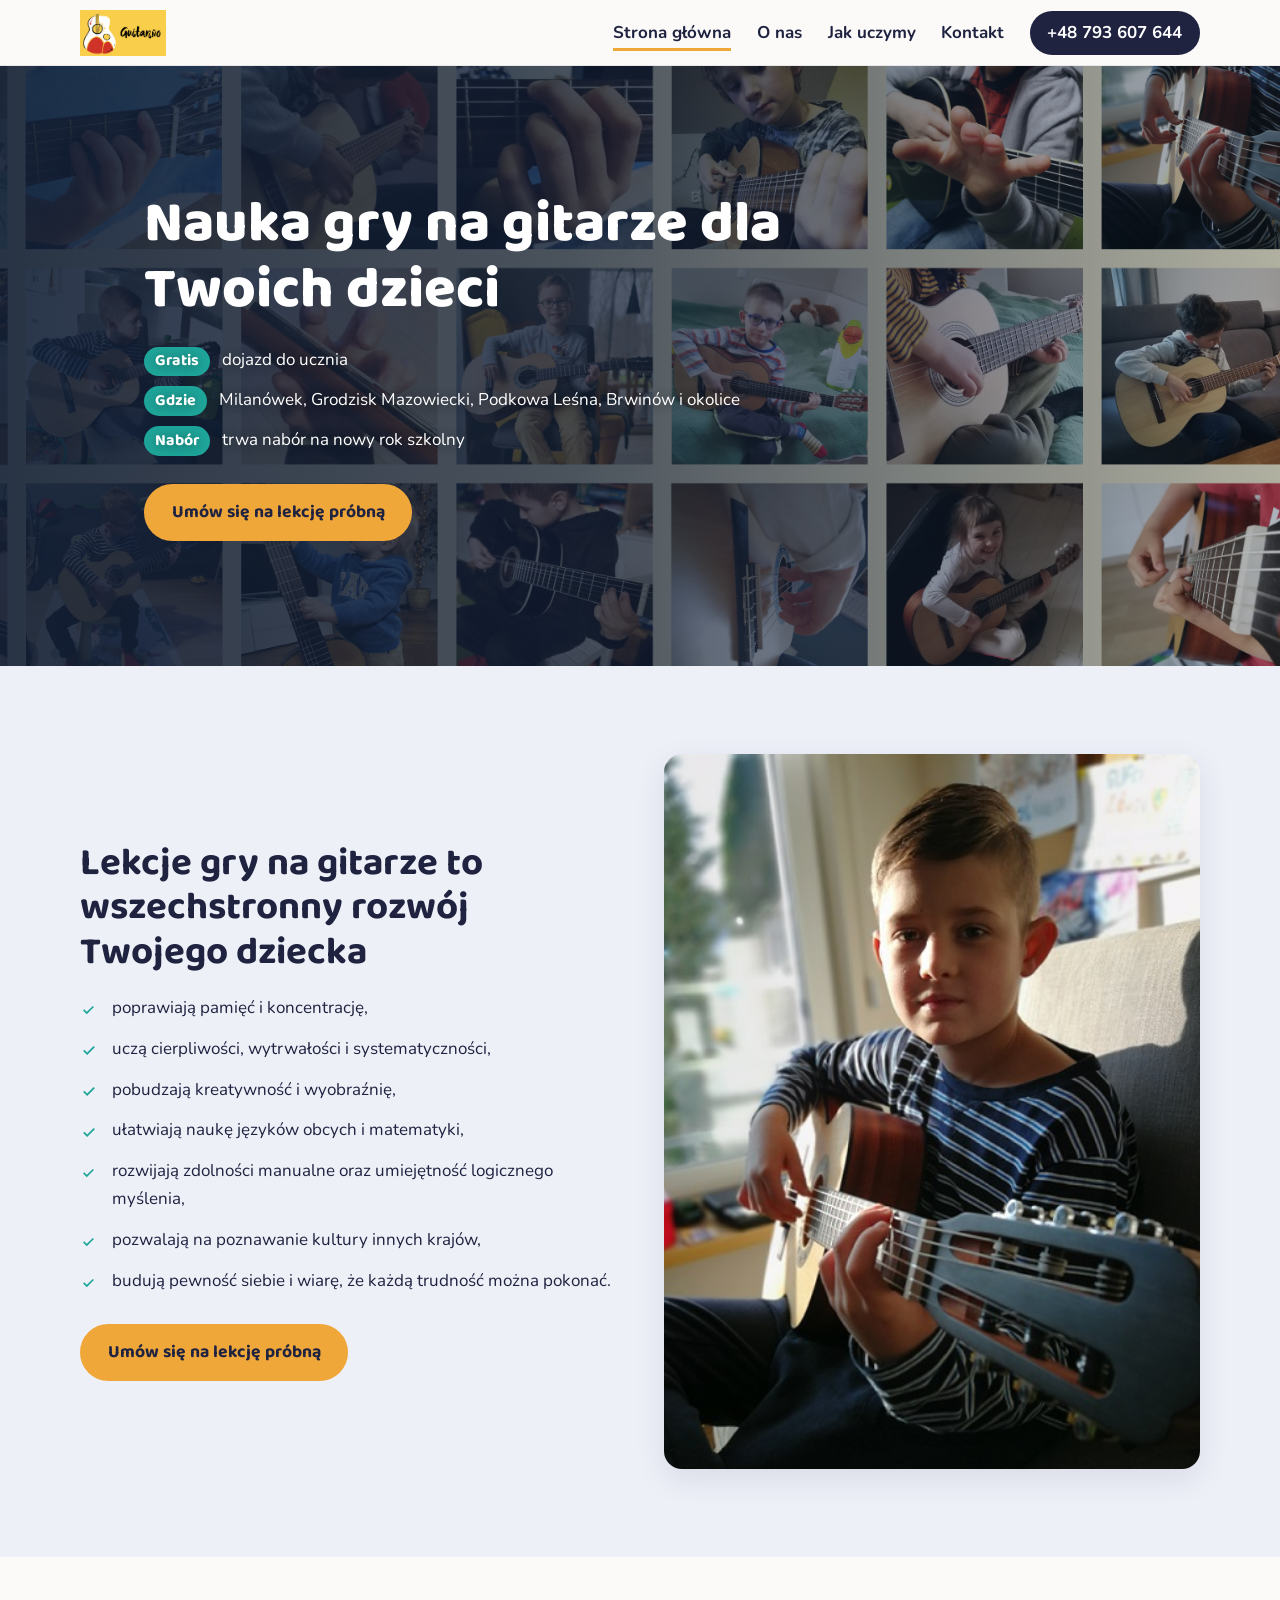
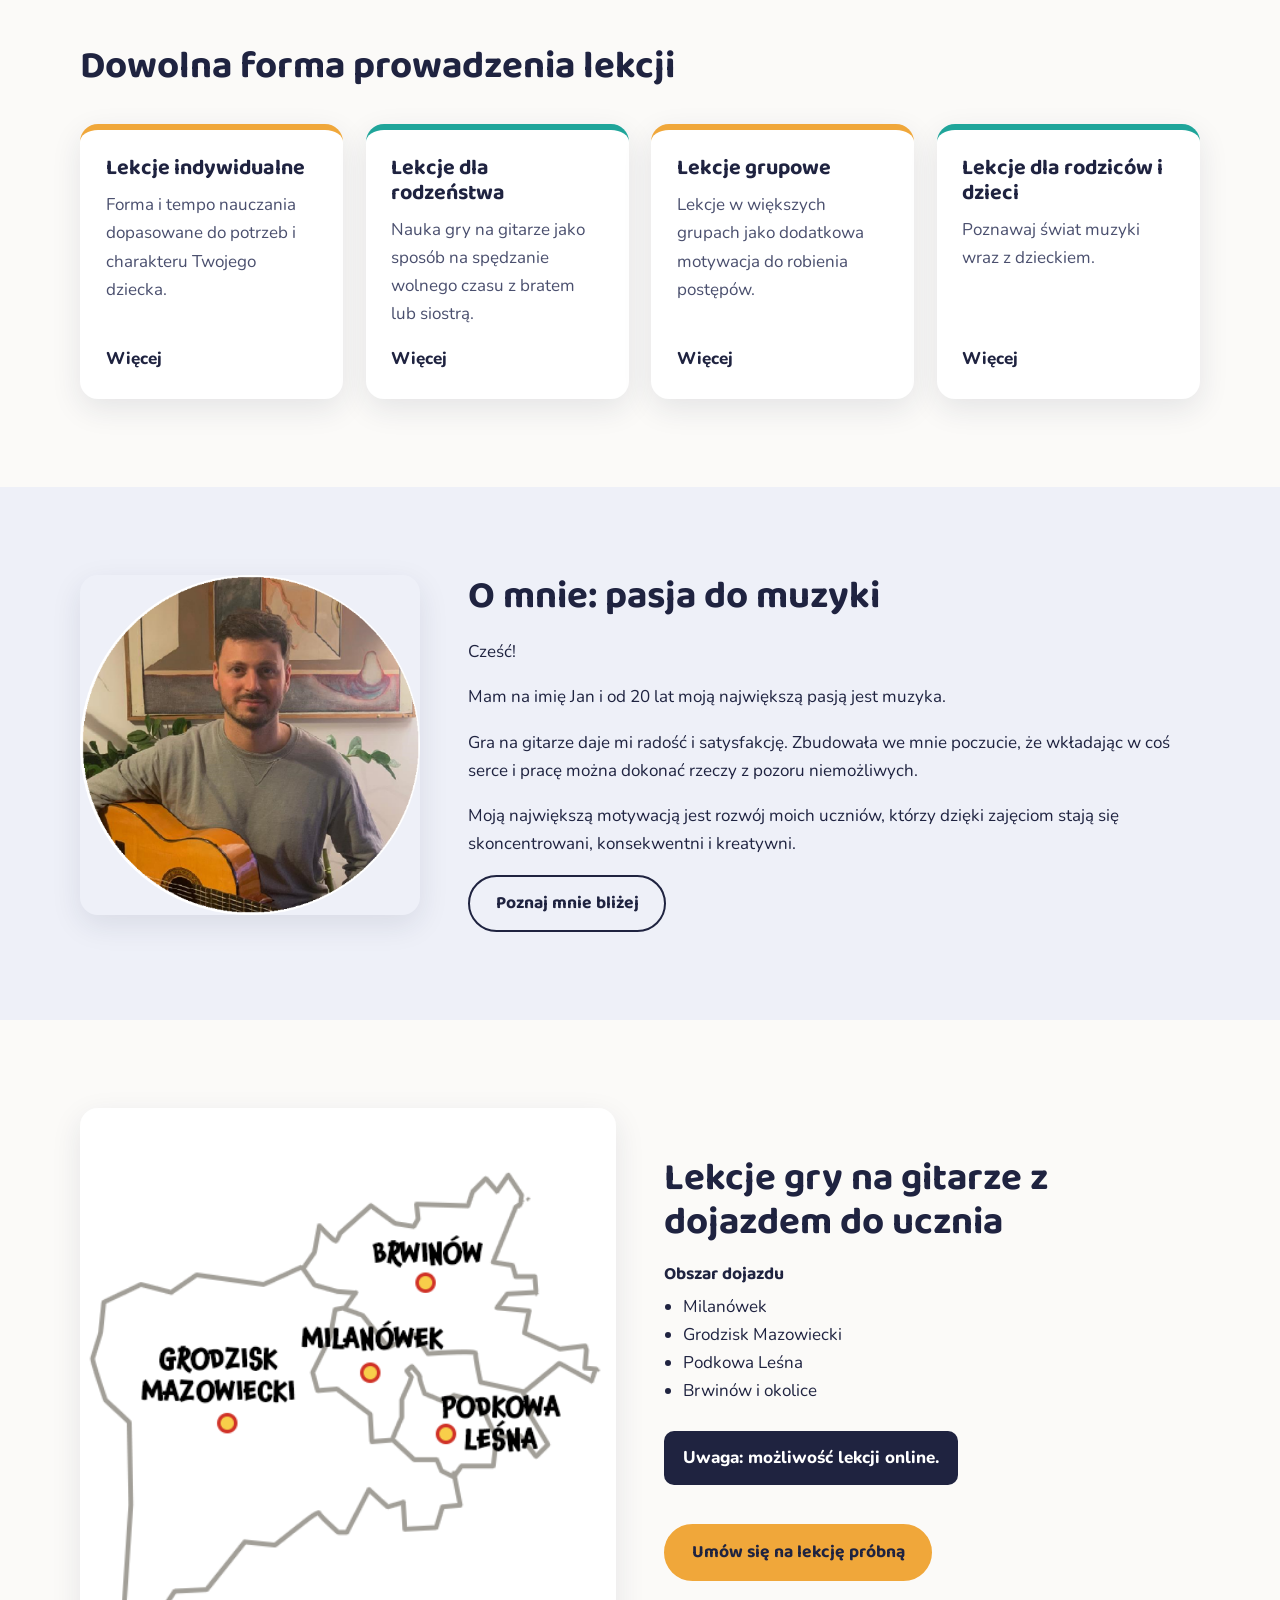
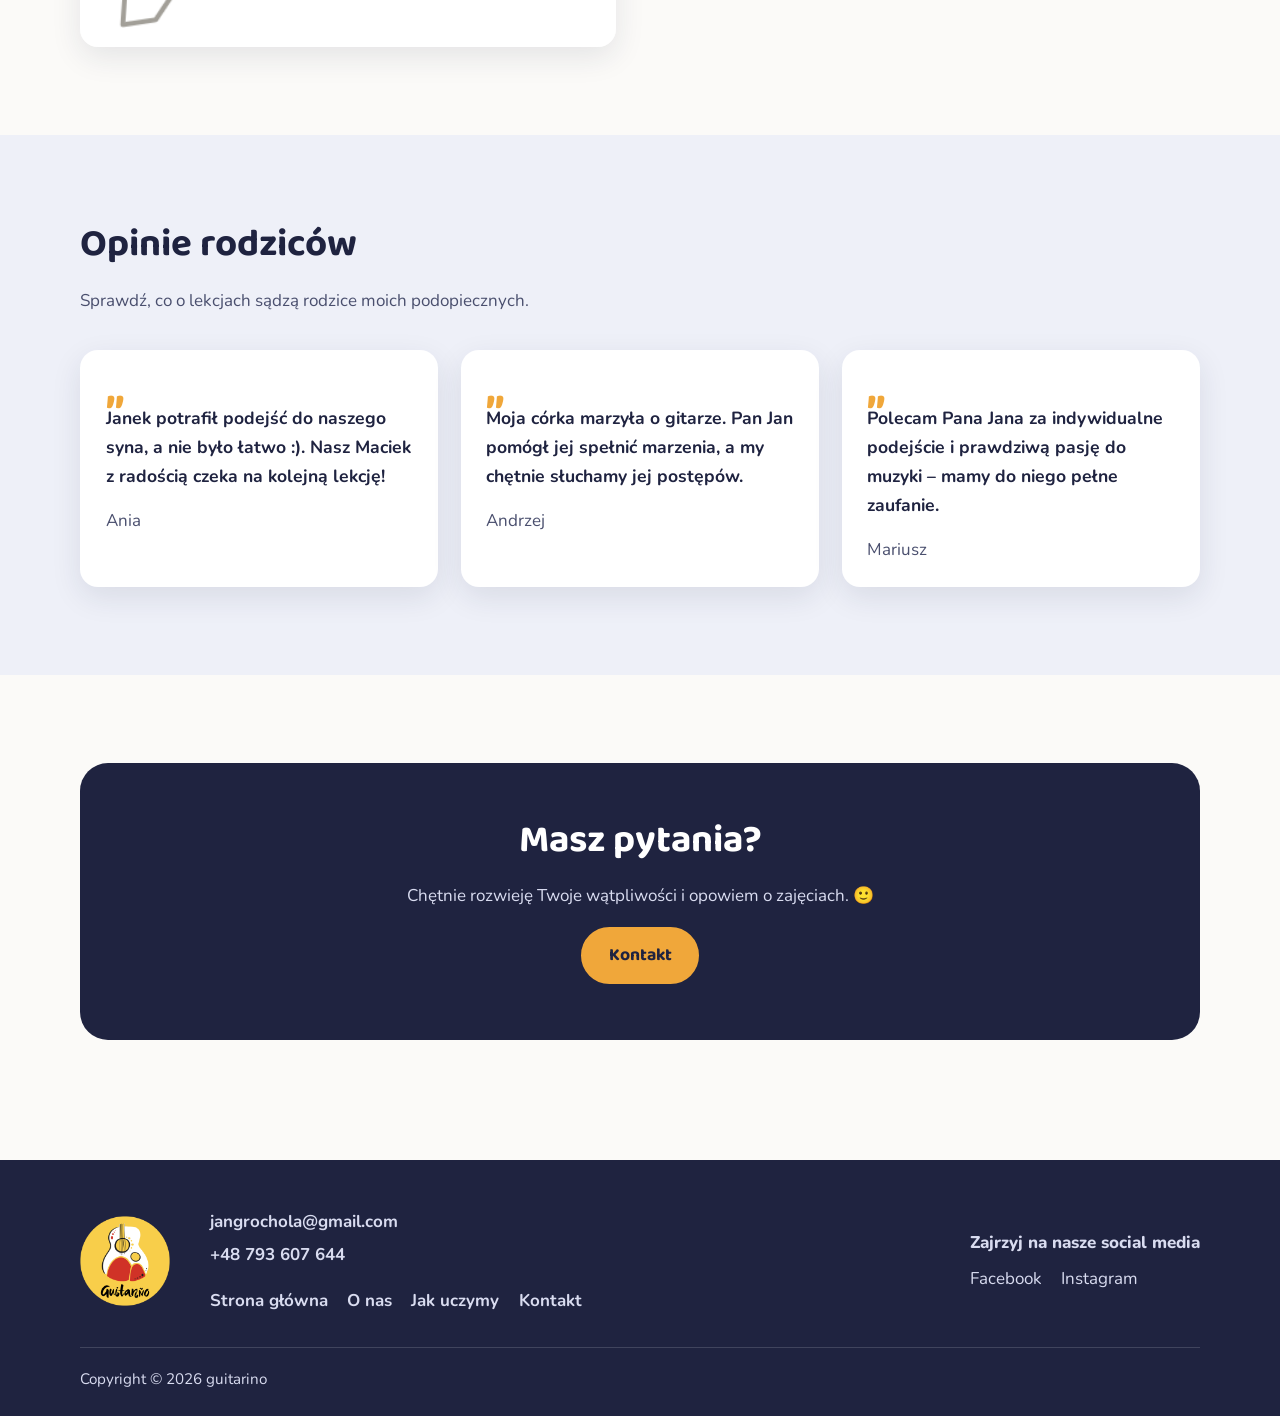
<file: index.html>
<!DOCTYPE html>
<html lang="pl">
<head>
  <meta charset="utf-8">
  <meta name="viewport" content="width=device-width, initial-scale=1">
  <title>guitarino – Lekcje gry na gitarze dla dzieci</title>
  <meta name="description" content="Lekcje gry na gitarze dla dzieci z dojazdem do ucznia gratis: Milanówek, Grodzisk Mazowiecki, Podkowa Leśna i Brwinów. Możliwe lekcje online. Umów lekcję próbną.">
  <link rel="canonical" href="https://guitarino.pl/">
  <meta property="og:type" content="website">
  <meta property="og:locale" content="pl_PL">
  <meta property="og:title" content="guitarino – Lekcje gry na gitarze dla dzieci">
  <meta property="og:description" content="Indywidualne i grupowe lekcje gitary dla dzieci. Dojazd do ucznia gratis, możliwa nauka online.">
  <meta property="og:url" content="https://guitarino.pl/">
  <meta property="og:image" content="https://guitarino.pl/img/logo-kolko.png">
  <link rel="icon" type="image/png" href="img/logo-kolko.png">
  <link rel="apple-touch-icon" href="img/logo-kolko.png">
  <link rel="preconnect" href="https://fonts.googleapis.com">
  <link rel="preconnect" href="https://fonts.gstatic.com" crossorigin>
  <link href="https://fonts.googleapis.com/css2?family=Baloo+2:wght@600;700;800&family=Nunito:wght@400;700;800&display=swap" rel="stylesheet">
  <link rel="stylesheet" href="css/style.css">
  <script type="application/ld+json">
  {
    "@context": "https://schema.org",
    "@type": "MusicSchool",
    "name": "guitarino",
    "description": "Lekcje gry na gitarze dla dzieci z dojazdem do ucznia.",
    "url": "https://guitarino.pl/",
    "telephone": "+48793607644",
    "email": "jangrochola@gmail.com",
    "areaServed": ["Milanówek", "Grodzisk Mazowiecki", "Podkowa Leśna", "Brwinów"],
    "sameAs": ["https://www.facebook.com/Guitari%C3%B1o-106880447940575", "https://www.instagram.com/guitarino_pl/"]
  }
  </script>
  <!-- Google Tag Manager (taki sam kontener jak na WordPressie) -->
  <script>(function(w,d,s,l,i){w[l]=w[l]||[];w[l].push({'gtm.start':new Date().getTime(),event:'gtm.js'});var f=d.getElementsByTagName(s)[0],j=d.createElement(s),dl=l!='dataLayer'?'&l='+l:'';j.async=true;j.src='https://www.googletagmanager.com/gtm.js?id='+i+dl;f.parentNode.insertBefore(j,f);})(window,document,'script','dataLayer','GTM-PHT7G2F');</script>
</head>
<body>
  <noscript><iframe src="https://www.googletagmanager.com/ns.html?id=GTM-PHT7G2F" height="0" width="0" style="display:none;visibility:hidden"></iframe></noscript>
  <a class="skip" href="#tresc">Przejdź do treści</a>

  <header class="site-header">
    <div class="wrap header-in">
      <a class="logo" href="./" aria-label="guitarino – strona główna"><img src="img/logo-poziome.png" alt="guitarino" width="93" height="46"></a>
      <button class="menu-btn" aria-label="Menu" aria-expanded="false" aria-controls="menu"><span></span></button>
      <nav class="nav" id="menu" aria-label="Główne menu">
        <ul>
          <li><a href="./" aria-current="page">Strona główna</a></li>
          <li><a href="o-nas/">O nas</a></li>
          <li><a href="jak-uczymy/">Jak uczymy</a></li>
          <li><a href="kontakt/">Kontakt</a></li>
        </ul>
        <a class="tel" href="tel:+48793607644">+48 793 607 644</a>
      </nav>
    </div>
  </header>

  <main id="tresc">
    <section class="hero" aria-label="Uczniowie guitarino podczas nauki gry na gitarze">
      <div class="hero-backdrop" aria-hidden="true"></div>
      <div class="wrap hero-content">
        <div>
          <h1>Nauka gry na gitarze dla Twoich dzieci</h1>
          <ul class="badges">
            <li><strong>Gratis</strong> dojazd do ucznia</li>
            <li><strong>Gdzie</strong> Milanówek, Grodzisk Mazowiecki, Podkowa Leśna, Brwinów i okolice</li>
            <li><strong>Nabór</strong> trwa nabór na nowy rok szkolny</li>
          </ul>
          <a class="btn" href="kontakt/">Umów się na lekcję próbną</a>
        </div>
      </div>
    </section>

    <section class="section alt">
      <div class="wrap split">
        <div>
          <h2>Lekcje gry na gitarze to wszechstronny rozwój Twojego dziecka</h2>
          <ul class="checks">
            <li>poprawiają pamięć i koncentrację,</li>
            <li>uczą cierpliwości, wytrwałości i systematyczności,</li>
            <li>pobudzają kreatywność i wyobraźnię,</li>
            <li>ułatwiają naukę języków obcych i matematyki,</li>
            <li>rozwijają zdolności manualne oraz umiejętność logicznego myślenia,</li>
            <li>pozwalają na poznawanie kultury innych krajów,</li>
            <li>budują pewność siebie i wiarę, że każdą trudność można pokonać.</li>
          </ul>
          <a class="btn" href="kontakt/">Umów się na lekcję próbną</a>
        </div>
        <div class="split-media">
          <img src="img/lekcje-formy.jpg" alt="Lekcja gry na gitarze z dzieckiem" width="640" height="480" loading="lazy">
        </div>
      </div>
    </section>

    <section class="section">
      <div class="wrap">
        <div class="section-head">
          <h2>Dowolna forma prowadzenia lekcji</h2>
        </div>
        <div class="cards">
          <article class="card">
            <h3>Lekcje indywidualne</h3>
            <p>Forma i tempo nauczania dopasowane do potrzeb i charakteru Twojego dziecka.</p>
            <a href="jak-uczymy/">Więcej</a>
          </article>
          <article class="card">
            <h3>Lekcje dla rodzeństwa</h3>
            <p>Nauka gry na gitarze jako sposób na spędzanie wolnego czasu z bratem lub siostrą.</p>
            <a href="jak-uczymy/">Więcej</a>
          </article>
          <article class="card">
            <h3>Lekcje grupowe</h3>
            <p>Lekcje w większych grupach jako dodatkowa motywacja do robienia postępów.</p>
            <a href="jak-uczymy/">Więcej</a>
          </article>
          <article class="card">
            <h3>Lekcje dla rodziców i dzieci</h3>
            <p>Poznawaj świat muzyki wraz z dzieckiem.</p>
            <a href="jak-uczymy/">Więcej</a>
          </article>
        </div>
      </div>
    </section>

    <section class="section alt">
      <div class="wrap profile">
        <img src="img/jan.png" alt="Jan – nauczyciel gry na gitarze w guitarino" width="340" height="340" loading="lazy">
        <div>
          <h2>O mnie: pasja do muzyki</h2>
          <p>Cześć!</p>
          <p>Mam na imię Jan i od 20 lat moją największą pasją jest muzyka.</p>
          <p>Gra na gitarze daje mi radość i satysfakcję. Zbudowała we mnie poczucie, że wkładając w coś serce i pracę można dokonać rzeczy z pozoru niemożliwych.</p>
          <p>Moją największą motywacją jest rozwój moich uczniów, którzy dzięki zajęciom stają się skoncentrowani, konsekwentni i kreatywni.</p>
          <a class="btn ghost" href="o-nas/">Poznaj mnie bliżej</a>
        </div>
      </div>
    </section>

    <section class="section">
      <div class="wrap split flip">
        <div>
          <h2>Lekcje gry na gitarze z dojazdem do ucznia</h2>
          <div class="areas">
            <div>
              <h3>Obszar dojazdu</h3>
              <ul>
                <li>Milanówek</li>
                <li>Grodzisk Mazowiecki</li>
                <li>Podkowa Leśna</li>
                <li>Brwinów i okolice</li>
              </ul>
            </div>
          </div>
          <p class="note">Uwaga: możliwość lekcji online.</p>
          <p style="margin-top:1.4rem"><a class="btn" href="kontakt/">Umów się na lekcję próbną</a></p>
        </div>
        <div class="split-media">
          <img src="img/mapa.png" alt="Mapa obszaru, do którego dojeżdżamy z lekcjami" width="640" height="480" loading="lazy">
        </div>
      </div>
    </section>

    <section class="section alt">
      <div class="wrap">
        <div class="section-head">
          <h2>Opinie rodziców</h2>
          <p>Sprawdź, co o lekcjach sądzą rodzice moich podopiecznych.</p>
        </div>
        <div class="quotes">
          <figure class="quote">
            <blockquote>Janek potrafił podejść do naszego syna, a nie było łatwo :). Nasz Maciek z radością czeka na kolejną lekcję!</blockquote>
            <figcaption>Ania</figcaption>
          </figure>
          <figure class="quote">
            <blockquote>Moja córka marzyła o gitarze. Pan Jan pomógł jej spełnić marzenia, a my chętnie słuchamy jej postępów.</blockquote>
            <figcaption>Andrzej</figcaption>
          </figure>
          <figure class="quote">
            <blockquote>Polecam Pana Jana za indywidualne podejście i prawdziwą pasję do muzyki – mamy do niego pełne zaufanie.</blockquote>
            <figcaption>Mariusz</figcaption>
          </figure>
        </div>
      </div>
    </section>

    <section class="section">
      <div class="wrap">
        <div class="cta">
          <h2>Masz pytania?</h2>
          <p>Chętnie rozwieję Twoje wątpliwości i opowiem o zajęciach. 🙂</p>
          <a class="btn" href="kontakt/">Kontakt</a>
        </div>
      </div>
    </section>
  </main>

  <footer class="site-footer">
    <div class="wrap">
      <div class="footer-grid">
        <img src="img/logo-kolko.png" alt="guitarino" width="90" height="90" loading="lazy">
        <div class="footer-contact">
          <a href="mailto:jangrochola@gmail.com">jangrochola@gmail.com</a>
          <a href="tel:+48793607644">+48 793 607 644</a>
          <ul class="footer-nav" style="margin-top:.8rem">
            <li><a href="./">Strona główna</a></li>
            <li><a href="o-nas/">O nas</a></li>
            <li><a href="jak-uczymy/">Jak uczymy</a></li>
            <li><a href="kontakt/">Kontakt</a></li>
          </ul>
        </div>
        <div>
          <p style="margin:0 0 .5rem;font-weight:800">Zajrzyj na nasze social media</p>
          <ul class="social">
            <li><a href="https://www.facebook.com/Guitari%C3%B1o-106880447940575" rel="noopener" target="_blank">Facebook</a></li>
            <li><a href="https://www.instagram.com/guitarino_pl/" rel="noopener" target="_blank">Instagram</a></li>
          </ul>
        </div>
      </div>
      <div class="footer-bottom">
        <span>Copyright © 2026 guitarino</span>
      </div>
    </div>
  </footer>
  <script src="js/main.js"></script>
</body>
</html>
</file>
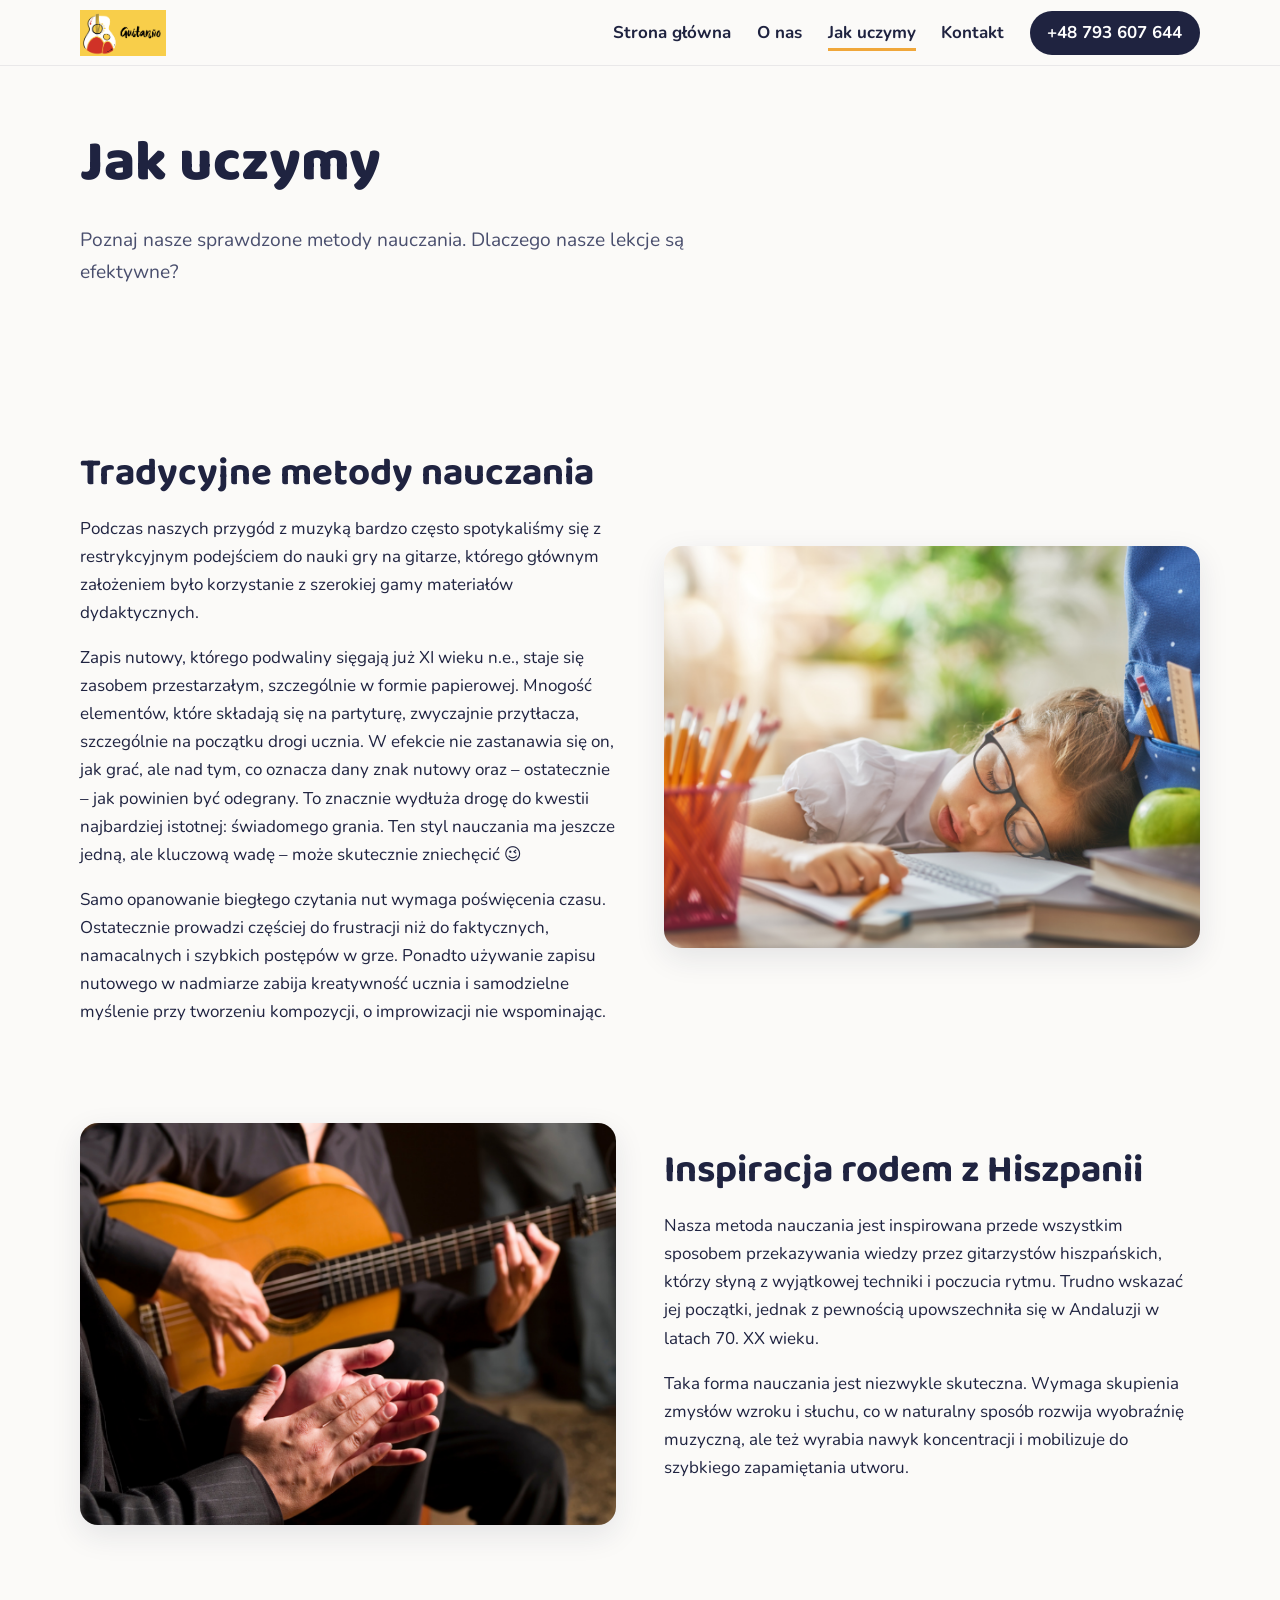
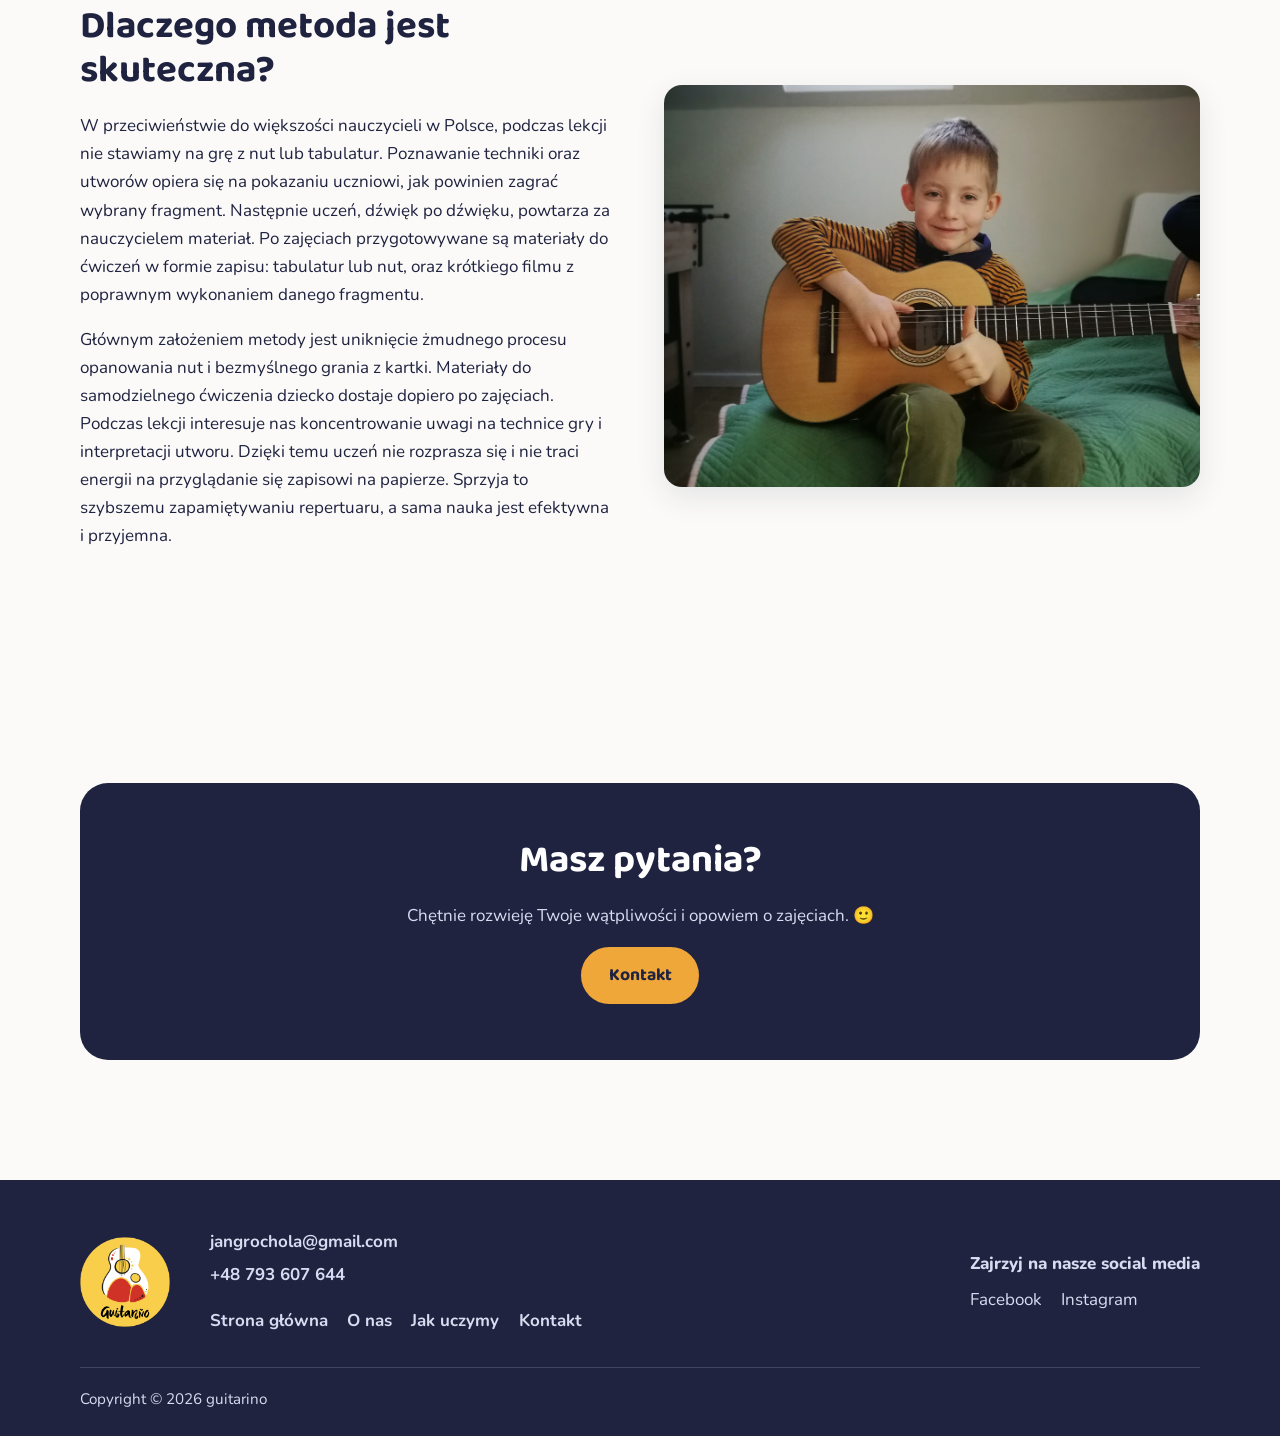
<file: jak-uczymy/index.html>
<!DOCTYPE html>
<html lang="pl">
<head>
  <meta charset="utf-8">
  <meta name="viewport" content="width=device-width, initial-scale=1">
  <title>Jak uczymy – guitarino</title>
  <meta name="description" content="Nasza metoda nauki gry na gitarze inspirowana hiszpańskimi gitarzystami: bez zaganiania do nut, z naciskiem na słuch, technikę i szybkie zapamiętywanie utworów.">
  <link rel="canonical" href="https://guitarino.pl/jak-uczymy/">
  <meta property="og:type" content="website">
  <meta property="og:locale" content="pl_PL">
  <meta property="og:title" content="Jak uczymy – guitarino">
  <meta property="og:url" content="https://guitarino.pl/jak-uczymy/">
  <link rel="icon" type="image/png" href="../img/logo-kolko.png">
  <link rel="apple-touch-icon" href="../img/logo-kolko.png">
  <link rel="preconnect" href="https://fonts.googleapis.com">
  <link rel="preconnect" href="https://fonts.gstatic.com" crossorigin>
  <link href="https://fonts.googleapis.com/css2?family=Baloo+2:wght@600;700;800&family=Nunito:wght@400;700;800&display=swap" rel="stylesheet">
  <link rel="stylesheet" href="../css/style.css">
  <!-- Google Tag Manager -->
  <script>(function(w,d,s,l,i){w[l]=w[l]||[];w[l].push({'gtm.start':new Date().getTime(),event:'gtm.js'});var f=d.getElementsByTagName(s)[0],j=d.createElement(s),dl=l!='dataLayer'?'&l='+l:'';j.async=true;j.src='https://www.googletagmanager.com/gtm.js?id='+i+dl;f.parentNode.insertBefore(j,f);})(window,document,'script','dataLayer','GTM-PHT7G2F');</script>
</head>
<body>
  <noscript><iframe src="https://www.googletagmanager.com/ns.html?id=GTM-PHT7G2F" height="0" width="0" style="display:none;visibility:hidden"></iframe></noscript>
  <a class="skip" href="#tresc">Przejdź do treści</a>

  <header class="site-header">
    <div class="wrap header-in">
      <a class="logo" href="../" aria-label="guitarino – strona główna"><img src="../img/logo-poziome.png" alt="guitarino" width="93" height="46"></a>
      <button class="menu-btn" aria-label="Menu" aria-expanded="false" aria-controls="menu"><span></span></button>
      <nav class="nav" id="menu" aria-label="Główne menu">
        <ul>
          <li><a href="../">Strona główna</a></li>
          <li><a href="../o-nas/">O nas</a></li>
          <li><a href="../jak-uczymy/" aria-current="page">Jak uczymy</a></li>
          <li><a href="../kontakt/">Kontakt</a></li>
        </ul>
        <a class="tel" href="tel:+48793607644">+48 793 607 644</a>
      </nav>
    </div>
  </header>

  <main id="tresc">
    <section class="page-hero">
      <div class="wrap">
        <h1>Jak uczymy</h1>
        <p>Poznaj nasze sprawdzone metody nauczania. Dlaczego nasze lekcje są efektywne?</p>
      </div>
    </section>

    <section class="section">
      <div class="wrap">
        <div class="block">
          <div>
            <h2>Tradycyjne metody nauczania</h2>
            <p>Podczas naszych przygód z muzyką bardzo często spotykaliśmy się z restrykcyjnym podejściem do nauki gry na gitarze, którego głównym założeniem było korzystanie z szerokiej gamy materiałów dydaktycznych.</p>
            <p>Zapis nutowy, którego podwaliny sięgają już XI wieku n.e., staje się zasobem przestarzałym, szczególnie w formie papierowej. Mnogość elementów, które składają się na partyturę, zwyczajnie przytłacza, szczególnie na początku drogi ucznia. W efekcie nie zastanawia się on, jak grać, ale nad tym, co oznacza dany znak nutowy oraz – ostatecznie – jak powinien być odegrany. To znacznie wydłuża drogę do kwestii najbardziej istotnej: świadomego grania. Ten styl nauczania ma jeszcze jedną, ale kluczową wadę – może skutecznie zniechęcić 😉</p>
            <p>Samo opanowanie biegłego czytania nut wymaga poświęcenia czasu. Ostatecznie prowadzi częściej do frustracji niż do faktycznych, namacalnych i szybkich postępów w grze. Ponadto używanie zapisu nutowego w nadmiarze zabija kreatywność ucznia i samodzielne myślenie przy tworzeniu kompozycji, o improwizacji nie wspominając.</p>
          </div>
          <div class="block-media">
            <img src="../img/tradycyjne-metody.png" alt="Zmęczone dziecko przy nauce z nut" width="640" height="480" loading="lazy">
          </div>
        </div>

        <div class="block">
          <div>
            <h2>Inspiracja rodem z Hiszpanii</h2>
            <p>Nasza metoda nauczania jest inspirowana przede wszystkim sposobem przekazywania wiedzy przez gitarzystów hiszpańskich, którzy słyną z wyjątkowej techniki i poczucia rytmu. Trudno wskazać jej początki, jednak z pewnością upowszechniła się w Andaluzji w latach 70. XX wieku.</p>
            <p>Taka forma nauczania jest niezwykle skuteczna. Wymaga skupienia zmysłów wzroku i słuchu, co w naturalny sposób rozwija wyobraźnię muzyczną, ale też wyrabia nawyk koncentracji i mobilizuje do szybkiego zapamiętania utworu.</p>
          </div>
          <div class="block-media">
            <img src="../img/flamenco.png" alt="Gitara flamenco" width="640" height="480" loading="lazy">
          </div>
        </div>

        <div class="block">
          <div>
            <h2>Dlaczego metoda jest skuteczna?</h2>
            <p>W przeciwieństwie do większości nauczycieli w Polsce, podczas lekcji nie stawiamy na grę z nut lub tabulatur. Poznawanie techniki oraz utworów opiera się na pokazaniu uczniowi, jak powinien zagrać wybrany fragment. Następnie uczeń, dźwięk po dźwięku, powtarza za nauczycielem materiał. Po zajęciach przygotowywane są materiały do ćwiczeń w formie zapisu: tabulatur lub nut, oraz krótkiego filmu z poprawnym wykonaniem danego fragmentu.</p>
            <p>Głównym założeniem metody jest uniknięcie żmudnego procesu opanowania nut i bezmyślnego grania z kartki. Materiały do samodzielnego ćwiczenia dziecko dostaje dopiero po zajęciach. Podczas lekcji interesuje nas koncentrowanie uwagi na technice gry i interpretacji utworu. Dzięki temu uczeń nie rozprasza się i nie traci energii na przyglądanie się zapisowi na papierze. Sprzyja to szybszemu zapamiętywaniu repertuaru, a sama nauka jest efektywna i przyjemna.</p>
          </div>
          <div class="block-media">
            <img src="../img/dlaczego-skuteczna.png" alt="Nauka gry na gitarze metodą pokazywania i powtarzania" width="640" height="480" loading="lazy">
          </div>
        </div>
      </div>
    </section>

    <section class="section">
      <div class="wrap">
        <div class="cta">
          <h2>Masz pytania?</h2>
          <p>Chętnie rozwieję Twoje wątpliwości i opowiem o zajęciach. 🙂</p>
          <a class="btn" href="../kontakt/">Kontakt</a>
        </div>
      </div>
    </section>
  </main>

  <footer class="site-footer">
    <div class="wrap">
      <div class="footer-grid">
        <img src="../img/logo-kolko.png" alt="guitarino" width="90" height="90" loading="lazy">
        <div class="footer-contact">
          <a href="mailto:jangrochola@gmail.com">jangrochola@gmail.com</a>
          <a href="tel:+48793607644">+48 793 607 644</a>
          <ul class="footer-nav" style="margin-top:.8rem">
            <li><a href="../">Strona główna</a></li>
            <li><a href="../o-nas/">O nas</a></li>
            <li><a href="../jak-uczymy/">Jak uczymy</a></li>
            <li><a href="../kontakt/">Kontakt</a></li>
          </ul>
        </div>
        <div>
          <p style="margin:0 0 .5rem;font-weight:800">Zajrzyj na nasze social media</p>
          <ul class="social">
            <li><a href="https://www.facebook.com/Guitari%C3%B1o-106880447940575" rel="noopener" target="_blank">Facebook</a></li>
            <li><a href="https://www.instagram.com/guitarino_pl/" rel="noopener" target="_blank">Instagram</a></li>
          </ul>
        </div>
      </div>
      <div class="footer-bottom">
        <span>Copyright © 2026 guitarino</span>
      </div>
    </div>
  </footer>
  <script src="../js/main.js"></script>
</body>
</html>
</file>
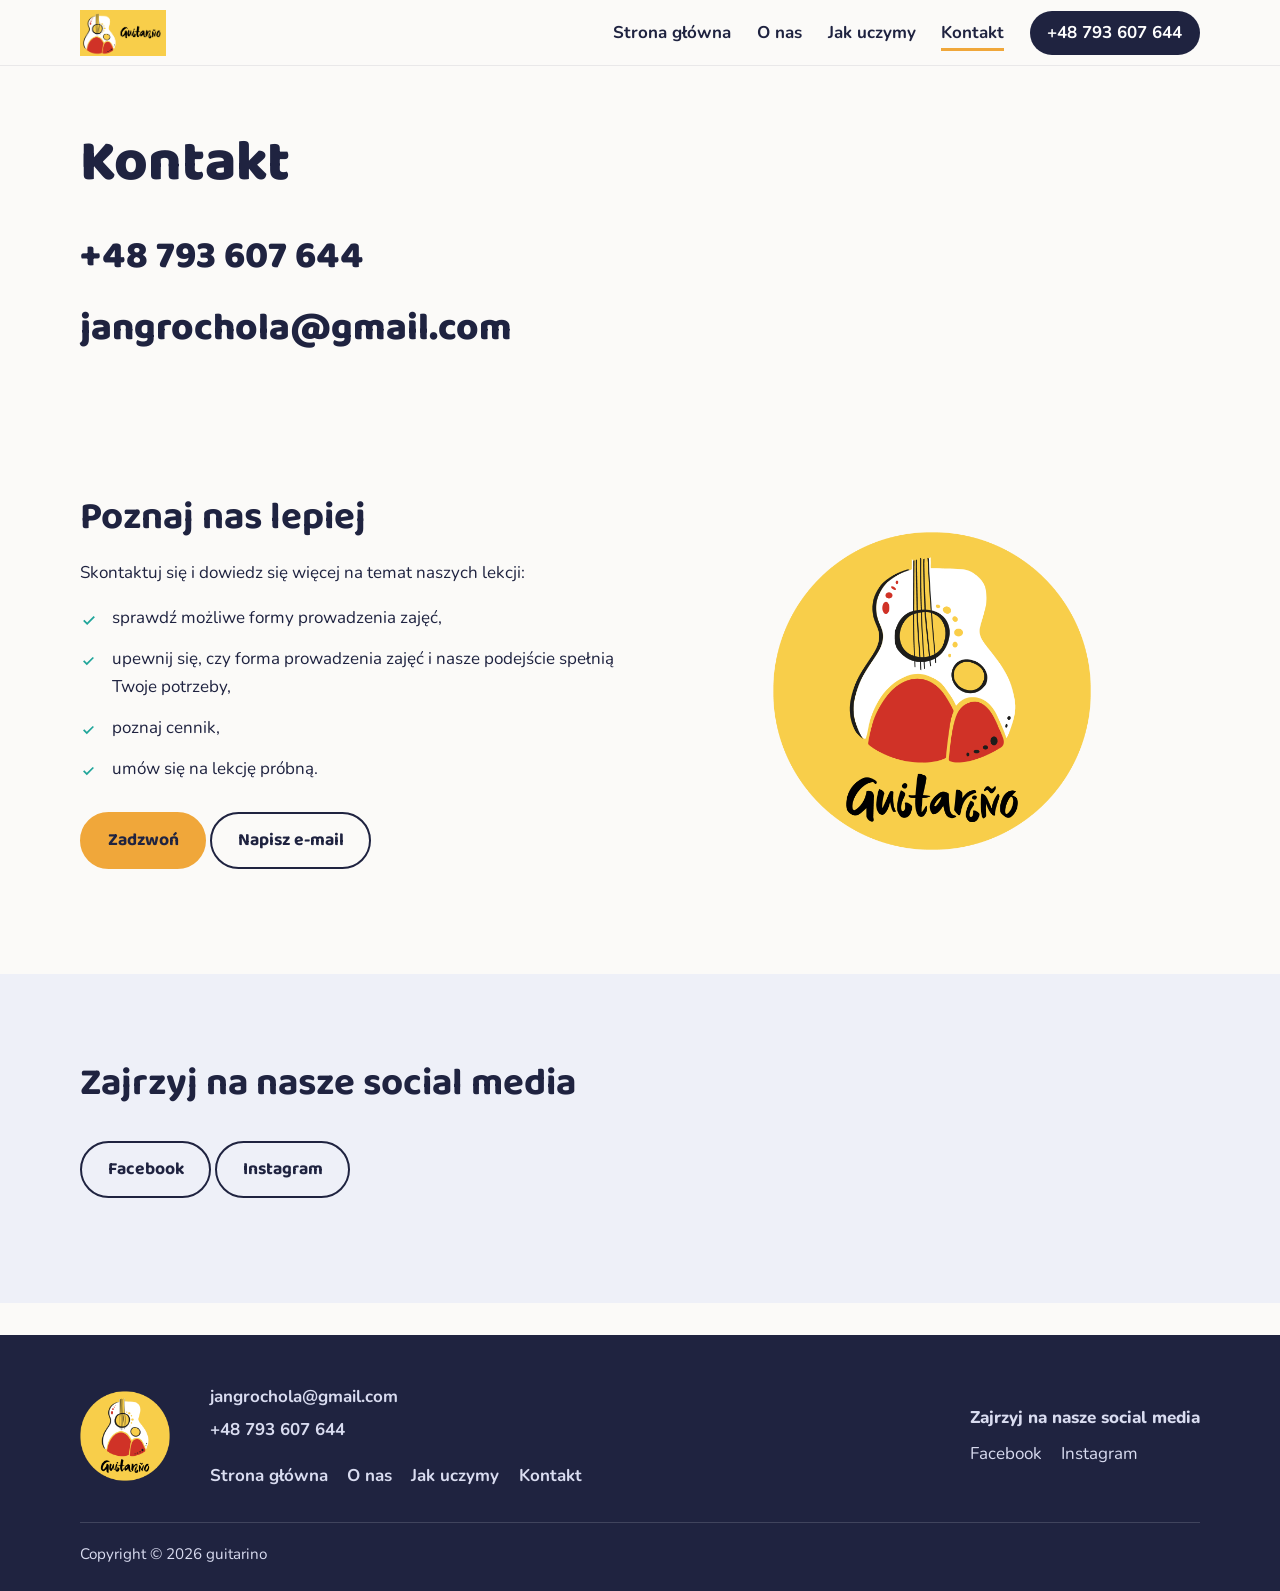
<file: kontakt/index.html>
<!DOCTYPE html>
<html lang="pl">
<head>
  <meta charset="utf-8">
  <meta name="viewport" content="width=device-width, initial-scale=1">
  <title>Kontakt – guitarino</title>
  <meta name="description" content="Skontaktuj się z guitarino: zadzwoń pod +48 793 607 644 lub napisz, poznaj formy zajęć, cennik i umów lekcję próbną.">
  <link rel="canonical" href="https://guitarino.pl/kontakt/">
  <meta property="og:type" content="website">
  <meta property="og:locale" content="pl_PL">
  <meta property="og:title" content="Kontakt – guitarino">
  <meta property="og:url" content="https://guitarino.pl/kontakt/">
  <link rel="icon" type="image/png" href="../img/logo-kolko.png">
  <link rel="apple-touch-icon" href="../img/logo-kolko.png">
  <link rel="preconnect" href="https://fonts.googleapis.com">
  <link rel="preconnect" href="https://fonts.gstatic.com" crossorigin>
  <link href="https://fonts.googleapis.com/css2?family=Baloo+2:wght@600;700;800&family=Nunito:wght@400;700;800&display=swap" rel="stylesheet">
  <link rel="stylesheet" href="../css/style.css">
  <!-- Google Tag Manager -->
  <script>(function(w,d,s,l,i){w[l]=w[l]||[];w[l].push({'gtm.start':new Date().getTime(),event:'gtm.js'});var f=d.getElementsByTagName(s)[0],j=d.createElement(s),dl=l!='dataLayer'?'&l='+l:'';j.async=true;j.src='https://www.googletagmanager.com/gtm.js?id='+i+dl;f.parentNode.insertBefore(j,f);})(window,document,'script','dataLayer','GTM-PHT7G2F');</script>
</head>
<body>
  <noscript><iframe src="https://www.googletagmanager.com/ns.html?id=GTM-PHT7G2F" height="0" width="0" style="display:none;visibility:hidden"></iframe></noscript>
  <a class="skip" href="#tresc">Przejdź do treści</a>

  <header class="site-header">
    <div class="wrap header-in">
      <a class="logo" href="../" aria-label="guitarino – strona główna"><img src="../img/logo-poziome.png" alt="guitarino" width="93" height="46"></a>
      <button class="menu-btn" aria-label="Menu" aria-expanded="false" aria-controls="menu"><span></span></button>
      <nav class="nav" id="menu" aria-label="Główne menu">
        <ul>
          <li><a href="../">Strona główna</a></li>
          <li><a href="../o-nas/">O nas</a></li>
          <li><a href="../jak-uczymy/">Jak uczymy</a></li>
          <li><a href="../kontakt/" aria-current="page">Kontakt</a></li>
        </ul>
        <a class="tel" href="tel:+48793607644">+48 793 607 644</a>
      </nav>
    </div>
  </header>

  <main id="tresc">
    <section class="page-hero">
      <div class="wrap">
        <h1>Kontakt</h1>
        <div class="contact-big">
          <a href="tel:+48793607644">+48 793 607 644</a>
          <a href="mailto:jangrochola@gmail.com">jangrochola@gmail.com</a>
        </div>
      </div>
    </section>

    <section class="section">
      <div class="wrap split">
        <div>
          <h2>Poznaj nas lepiej</h2>
          <p>Skontaktuj się i dowiedz się więcej na temat naszych lekcji:</p>
          <ul class="checks">
            <li>sprawdź możliwe formy prowadzenia zajęć,</li>
            <li>upewnij się, czy forma prowadzenia zajęć i nasze podejście spełnią Twoje potrzeby,</li>
            <li>poznaj cennik,</li>
            <li>umów się na lekcję próbną.</li>
          </ul>
          <p>
            <a class="btn" href="tel:+48793607644">Zadzwoń</a>
            <a class="btn ghost" href="mailto:jangrochola@gmail.com">Napisz e-mail</a>
          </p>
        </div>
        <div class="split-media">
          <img src="../img/logo-kolko.png" alt="Logo guitarino z gitarą" width="320" height="320" style="max-width:320px;margin-inline:auto;box-shadow:none;border-radius:0">
        </div>
      </div>
    </section>

    <section class="section alt">
      <div class="wrap">
        <div class="section-head">
          <h2>Zajrzyj na nasze social media</h2>
        </div>
        <p>
          <a class="btn ghost" href="https://www.facebook.com/Guitari%C3%B1o-106880447940575" rel="noopener" target="_blank">Facebook</a>
          <a class="btn ghost" href="https://www.instagram.com/guitarino_pl/" rel="noopener" target="_blank">Instagram</a>
        </p>
      </div>
    </section>
  </main>

  <footer class="site-footer">
    <div class="wrap">
      <div class="footer-grid">
        <img src="../img/logo-kolko.png" alt="guitarino" width="90" height="90" loading="lazy">
        <div class="footer-contact">
          <a href="mailto:jangrochola@gmail.com">jangrochola@gmail.com</a>
          <a href="tel:+48793607644">+48 793 607 644</a>
          <ul class="footer-nav" style="margin-top:.8rem">
            <li><a href="../">Strona główna</a></li>
            <li><a href="../o-nas/">O nas</a></li>
            <li><a href="../jak-uczymy/">Jak uczymy</a></li>
            <li><a href="../kontakt/">Kontakt</a></li>
          </ul>
        </div>
        <div>
          <p style="margin:0 0 .5rem;font-weight:800">Zajrzyj na nasze social media</p>
          <ul class="social">
            <li><a href="https://www.facebook.com/Guitari%C3%B1o-106880447940575" rel="noopener" target="_blank">Facebook</a></li>
            <li><a href="https://www.instagram.com/guitarino_pl/" rel="noopener" target="_blank">Instagram</a></li>
          </ul>
        </div>
      </div>
      <div class="footer-bottom">
        <span>Copyright © 2026 guitarino</span>
      </div>
    </div>
  </footer>
  <script src="../js/main.js"></script>
</body>
</html>
</file>
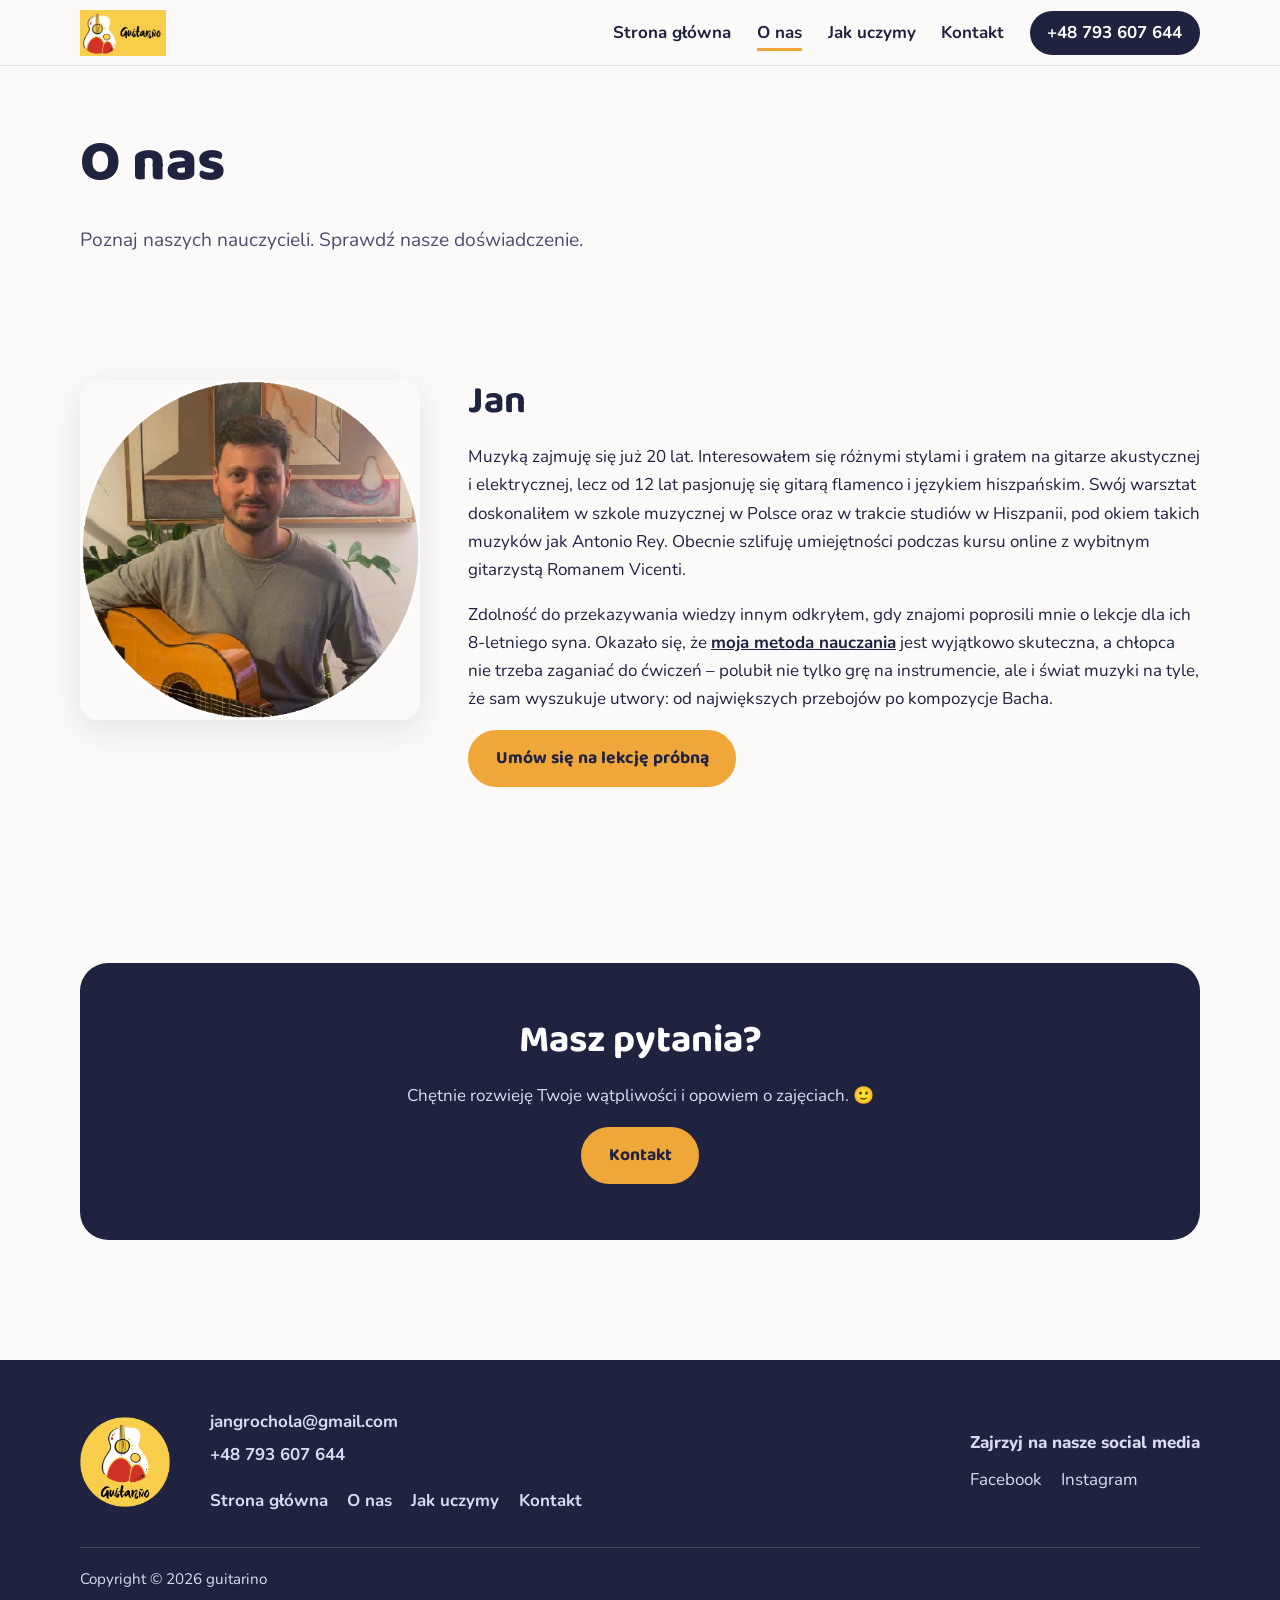
<file: o-nas/index.html>
<!DOCTYPE html>
<html lang="pl">
<head>
  <meta charset="utf-8">
  <meta name="viewport" content="width=device-width, initial-scale=1">
  <title>O nas – guitarino</title>
  <meta name="description" content="Poznaj nauczyciela guitarino: Jan, 20 lat z muzyką, od 12 lat pasjonat gitary flamenco, uczył się w Polsce i w Hiszpanii.">
  <link rel="canonical" href="https://guitarino.pl/o-nas/">
  <meta property="og:type" content="website">
  <meta property="og:locale" content="pl_PL">
  <meta property="og:title" content="O nas – guitarino">
  <meta property="og:url" content="https://guitarino.pl/o-nas/">
  <link rel="icon" type="image/png" href="../img/logo-kolko.png">
  <link rel="apple-touch-icon" href="../img/logo-kolko.png">
  <link rel="preconnect" href="https://fonts.googleapis.com">
  <link rel="preconnect" href="https://fonts.gstatic.com" crossorigin>
  <link href="https://fonts.googleapis.com/css2?family=Baloo+2:wght@600;700;800&family=Nunito:wght@400;700;800&display=swap" rel="stylesheet">
  <link rel="stylesheet" href="../css/style.css">
  <!-- Google Tag Manager -->
  <script>(function(w,d,s,l,i){w[l]=w[l]||[];w[l].push({'gtm.start':new Date().getTime(),event:'gtm.js'});var f=d.getElementsByTagName(s)[0],j=d.createElement(s),dl=l!='dataLayer'?'&l='+l:'';j.async=true;j.src='https://www.googletagmanager.com/gtm.js?id='+i+dl;f.parentNode.insertBefore(j,f);})(window,document,'script','dataLayer','GTM-PHT7G2F');</script>
</head>
<body>
  <noscript><iframe src="https://www.googletagmanager.com/ns.html?id=GTM-PHT7G2F" height="0" width="0" style="display:none;visibility:hidden"></iframe></noscript>
  <a class="skip" href="#tresc">Przejdź do treści</a>

  <header class="site-header">
    <div class="wrap header-in">
      <a class="logo" href="../" aria-label="guitarino – strona główna"><img src="../img/logo-poziome.png" alt="guitarino" width="93" height="46"></a>
      <button class="menu-btn" aria-label="Menu" aria-expanded="false" aria-controls="menu"><span></span></button>
      <nav class="nav" id="menu" aria-label="Główne menu">
        <ul>
          <li><a href="../">Strona główna</a></li>
          <li><a href="../o-nas/" aria-current="page">O nas</a></li>
          <li><a href="../jak-uczymy/">Jak uczymy</a></li>
          <li><a href="../kontakt/">Kontakt</a></li>
        </ul>
        <a class="tel" href="tel:+48793607644">+48 793 607 644</a>
      </nav>
    </div>
  </header>

  <main id="tresc">
    <section class="page-hero">
      <div class="wrap">
        <h1>O nas</h1>
        <p>Poznaj naszych nauczycieli. Sprawdź nasze doświadczenie.</p>
      </div>
    </section>

    <section class="section">
      <div class="wrap profile">
        <img src="../img/jan.png" alt="Jan – nauczyciel gry na gitarze w guitarino" width="340" height="340">
        <div>
          <h2>Jan</h2>
          <p>Muzyką zajmuję się już 20 lat. Interesowałem się różnymi stylami i grałem na gitarze akustycznej i elektrycznej, lecz od 12 lat pasjonuję się gitarą flamenco i językiem hiszpańskim. Swój warsztat doskonaliłem w szkole muzycznej w Polsce oraz w trakcie studiów w Hiszpanii, pod okiem takich muzyków jak Antonio Rey. Obecnie szlifuję umiejętności podczas kursu online z wybitnym gitarzystą Romanem Vicenti.</p>
          <p>Zdolność do przekazywania wiedzy innym odkryłem, gdy znajomi poprosili mnie o lekcje dla ich 8-letniego syna. Okazało się, że <a href="../jak-uczymy/"><strong>moja metoda nauczania</strong></a> jest wyjątkowo skuteczna, a chłopca nie trzeba zaganiać do ćwiczeń – polubił nie tylko grę na instrumencie, ale i świat muzyki na tyle, że sam wyszukuje utwory: od największych przebojów po kompozycje Bacha.</p>
          <a class="btn" href="../kontakt/">Umów się na lekcję próbną</a>
        </div>
      </div>
    </section>

    <section class="section">
      <div class="wrap">
        <div class="cta">
          <h2>Masz pytania?</h2>
          <p>Chętnie rozwieję Twoje wątpliwości i opowiem o zajęciach. 🙂</p>
          <a class="btn" href="../kontakt/">Kontakt</a>
        </div>
      </div>
    </section>
  </main>

  <footer class="site-footer">
    <div class="wrap">
      <div class="footer-grid">
        <img src="../img/logo-kolko.png" alt="guitarino" width="90" height="90" loading="lazy">
        <div class="footer-contact">
          <a href="mailto:jangrochola@gmail.com">jangrochola@gmail.com</a>
          <a href="tel:+48793607644">+48 793 607 644</a>
          <ul class="footer-nav" style="margin-top:.8rem">
            <li><a href="../">Strona główna</a></li>
            <li><a href="../o-nas/">O nas</a></li>
            <li><a href="../jak-uczymy/">Jak uczymy</a></li>
            <li><a href="../kontakt/">Kontakt</a></li>
          </ul>
        </div>
        <div>
          <p style="margin:0 0 .5rem;font-weight:800">Zajrzyj na nasze social media</p>
          <ul class="social">
            <li><a href="https://www.facebook.com/Guitari%C3%B1o-106880447940575" rel="noopener" target="_blank">Facebook</a></li>
            <li><a href="https://www.instagram.com/guitarino_pl/" rel="noopener" target="_blank">Instagram</a></li>
          </ul>
        </div>
      </div>
      <div class="footer-bottom">
        <span>Copyright © 2026 guitarino</span>
      </div>
    </div>
  </footer>
  <script src="../js/main.js"></script>
</body>
</html>
</file>
<file: css/style.css>
/* guitarino.pl – statyczna wersja strony
   Kolory zmienisz w jednym miejscu: sekcja :root poniżej. */

:root {
  --ink: #1f2340;          /* granat – tekst, nagłówki, stopka */
  --ink-soft: #4a4f6e;     /* tekst pomocniczy */
  --amber: #f0a73a;        /* kolor główny – przyciski, akcenty */
  --amber-dark: #c9801a;
  --teal: #1fa59a;         /* kolor dodatkowy */
  --paper: #fbfaf8;        /* tło strony */
  --tint: #eef0f8;         /* tło sekcji naprzemiennych */
  --white: #fff;
  --radius: 18px;
  --radius-sm: 10px;
  --shadow: 0 10px 30px rgba(31, 35, 64, .10);
  --max: 1120px;
  --font-head: "Baloo 2", "Trebuchet MS", system-ui, sans-serif;
  --font-body: "Nunito", system-ui, -apple-system, "Segoe UI", Roboto, sans-serif;
}

*, *::before, *::after { box-sizing: border-box; }
html { scroll-behavior: smooth; }
body {
  margin: 0;
  font-family: var(--font-body);
  font-size: 1.0625rem;
  line-height: 1.65;
  color: var(--ink);
  background: var(--paper);
}
img { max-width: 100%; height: auto; display: block; }
a { color: inherit; }
:focus-visible { outline: 3px solid var(--teal); outline-offset: 3px; border-radius: 4px; }

h1, h2, h3 { font-family: var(--font-head); line-height: 1.15; margin: 0 0 .5em; }
h1 { font-size: clamp(2.2rem, 5vw, 3.6rem); font-weight: 800; }
h2 { font-size: clamp(1.7rem, 3.4vw, 2.4rem); font-weight: 700; }
h3 { font-size: 1.35rem; font-weight: 700; }
p { margin: 0 0 1em; }

.wrap { width: min(100% - 2.5rem, var(--max)); margin-inline: auto; }
.narrow { width: min(100% - 2.5rem, 760px); margin-inline: auto; }
.section { padding: clamp(3rem, 7vw, 5.5rem) 0; }
.section.alt { background: var(--tint); }
.section-head { max-width: 640px; margin-bottom: 2.2rem; }
.section-head p { color: var(--ink-soft); }
.center { text-align: center; margin-inline: auto; }

.skip {
  position: absolute; left: -999px; top: 0; background: var(--ink); color: #fff;
  padding: .6rem 1rem; z-index: 100;
}
.skip:focus { left: .5rem; top: .5rem; }

/* przyciski */
.btn {
  display: inline-block; font-family: var(--font-head); font-weight: 700; font-size: 1.1rem;
  text-decoration: none; padding: .75rem 1.6rem; border-radius: 999px;
  background: var(--amber); color: var(--ink); border: 2px solid var(--amber);
  transition: background .2s, transform .2s;
}
.btn:hover { background: var(--amber-dark); border-color: var(--amber-dark); color: #fff; }
.btn:active { transform: translateY(1px); }
.btn.ghost { background: transparent; color: var(--ink); border-color: var(--ink); }
.btn.ghost:hover { background: var(--ink); color: #fff; border-color: var(--ink); }

/* nagłówek */
.site-header {
  position: sticky; top: 0; z-index: 50;
  background: rgba(251, 250, 248, .92); backdrop-filter: blur(10px);
  border-bottom: 1px solid rgba(31, 35, 64, .08);
}
.header-in { display: flex; align-items: center; justify-content: space-between; gap: 1rem; padding: .6rem 0; }
.logo img { height: 46px; width: auto; }
.nav { display: flex; align-items: center; gap: 1.6rem; }
.nav ul { display: flex; gap: 1.6rem; list-style: none; margin: 0; padding: 0; }
.nav a { text-decoration: none; font-weight: 700; padding: .3rem 0; border-bottom: 3px solid transparent; }
.nav ul a:hover, .nav ul a[aria-current="page"] { border-bottom-color: var(--amber); }
.nav .tel { background: var(--ink); color: #fff; padding: .5rem 1.1rem; border-radius: 999px; border: 0; white-space: nowrap; }
.nav .tel:hover { background: var(--teal); }
.menu-btn {
  display: none; background: none; border: 2px solid var(--ink); border-radius: 10px;
  width: 46px; height: 46px; cursor: pointer; color: var(--ink);
}
.menu-btn span, .menu-btn span::before, .menu-btn span::after {
  display: block; width: 22px; height: 3px; background: currentColor; border-radius: 2px; margin: auto; position: relative;
}
.menu-btn span::before, .menu-btn span::after { content: ""; position: absolute; left: 0; }
.menu-btn span::before { top: -7px; }
.menu-btn span::after { top: 7px; }

/* hero */
.hero {
  position: relative; isolation: isolate; min-height: clamp(420px, 48vw, 600px);
  display: grid; align-items: center; padding: clamp(3rem, 7vw, 5.5rem) 0;
  overflow: hidden; color: #fff; background: var(--ink);
}
.hero-backdrop {
  position: absolute; z-index: -2; inset: -2rem;
  background: url("../img/uczniowie.png") 64% center / auto 100% no-repeat;
  animation: hero-pan 36s ease-in-out infinite alternate;
  will-change: background-position;
}
.hero::after {
  content: ""; position: absolute; z-index: -1; inset: 0;
  background: linear-gradient(90deg, rgba(18, 31, 54, .9) 0%, rgba(18, 31, 54, .75) 45%, rgba(18, 31, 54, .3) 100%);
}
.hero-content {
  width: min(100% - 2.5rem, var(--max)); margin-inline: auto;
  padding-left: clamp(0rem, 5vw, 5rem);
}
.hero h1 { margin-bottom: .4em; color: #fff; max-width: 700px; }
.hero .lead { font-size: 1.2rem; color: var(--ink-soft); }
.badges { list-style: none; padding: 0; margin: 1.4rem 0 1.8rem; display: grid; gap: .6rem; }
.badges li { display: flex; gap: .7rem; align-items: baseline; max-width: 690px; text-shadow: 0 1px 12px rgba(0, 0, 0, .45); }
.badges strong { background: var(--teal); color: #fff; padding: .1rem .7rem; border-radius: 999px; font-family: var(--font-head); font-size: 1rem; white-space: nowrap; }
@keyframes hero-pan {
  from { background-position: 64% center; }
  to { background-position: 36% center; }
}

.page-hero { padding: clamp(2.5rem, 6vw, 4rem) 0 1rem; }
.page-hero p { color: var(--ink-soft); font-size: 1.2rem; max-width: 640px; }

/* układ dwukolumnowy */
.split { display: grid; grid-template-columns: 1fr 1fr; gap: 3rem; align-items: center; }
.split.flip .split-media { order: -1; }
.split-media img { border-radius: var(--radius); box-shadow: var(--shadow); width: 100%; }

.checks { list-style: none; margin: 0 0 1.8rem; padding: 0; display: grid; gap: .8rem; }
.checks li { position: relative; padding-left: 2rem; }
.checks li::before {
  content: ""; position: absolute; left: 0; top: .45em; width: 1.1rem; height: 1.1rem;
  border-radius: 50%; background: var(--teal);
  -webkit-mask: url("data:image/svg+xml,%3Csvg xmlns='http://www.w3.org/2000/svg' viewBox='0 0 20 20'%3E%3Cpath fill='black' d='M8 14.4 3.6 10l1.4-1.4 3 3 7-7L16.4 6z'/%3E%3C/svg%3E") center/contain no-repeat;
  mask: url("data:image/svg+xml,%3Csvg xmlns='http://www.w3.org/2000/svg' viewBox='0 0 20 20'%3E%3Cpath fill='black' d='M8 14.4 3.6 10l1.4-1.4 3 3 7-7L16.4 6z'/%3E%3C/svg%3E") center/contain no-repeat;
  background: var(--teal);
}
.checks li::after { content: none; }

/* karty form lekcji */
.cards { display: grid; grid-template-columns: repeat(auto-fit, minmax(230px, 1fr)); gap: 1.4rem; }
.card {
  background: var(--white); border-radius: var(--radius); padding: 1.6rem;
  box-shadow: var(--shadow); display: flex; flex-direction: column;
  border-top: 6px solid var(--amber);
}
.card:nth-child(even) { border-top-color: var(--teal); }
.card p { color: var(--ink-soft); flex: 1; }
.card a { font-weight: 800; text-decoration: none; color: var(--ink); }
.card a:hover { text-decoration: underline; text-decoration-color: var(--amber); text-decoration-thickness: 3px; }

/* dojazd */
.areas { display: grid; grid-template-columns: 1fr 1fr; gap: 2rem; margin-bottom: 1rem; }
.areas h3 { font-size: 1.1rem; }
.areas ul { margin: 0; padding-left: 1.2rem; }
.note { background: var(--ink); color: #fff; padding: .8rem 1.2rem; border-radius: var(--radius-sm); font-weight: 800; display: inline-block; margin-top: .6rem; }

/* opinie */
.quotes { display: grid; grid-template-columns: repeat(auto-fit, minmax(260px, 1fr)); gap: 1.4rem; margin: 0; }
.quote { background: var(--white); border-radius: var(--radius); padding: 1.6rem 1.6rem 1.4rem; box-shadow: var(--shadow); margin: 0; }
.quote blockquote { margin: 0 0 1rem; font-weight: 700; font-size: 1.1rem; }
.quote blockquote::before { content: "„"; display: block; font-family: var(--font-head); font-size: 3rem; line-height: .6; color: var(--amber); }
.quote figcaption { color: var(--ink-soft); }

/* o nas / jak uczymy */
.profile { display: grid; grid-template-columns: 340px 1fr; gap: 3rem; align-items: start; }
.profile img { border-radius: var(--radius); box-shadow: var(--shadow); }
.block { display: grid; grid-template-columns: 1fr 1fr; gap: 3rem; align-items: center; padding: 2.5rem 0; }
.block:nth-child(even) .block-media { order: -1; }
.block-media img { border-radius: var(--radius); box-shadow: var(--shadow); width: 100%; }

/* CTA + kontakt */
.cta { background: var(--ink); color: #fff; border-radius: 28px; padding: clamp(2rem, 5vw, 3.5rem); text-align: center; }
.cta p { color: #d9dcf0; max-width: 520px; margin-inline: auto; }
.contact-big { display: grid; gap: .5rem; margin: 1.5rem 0 2rem; }
.contact-big a { font-family: var(--font-head); font-size: clamp(1.6rem, 4vw, 2.4rem); font-weight: 800; text-decoration: none; word-break: break-word; }
.contact-big a:hover { color: var(--teal); }

/* stopka */
.site-footer { background: var(--ink); color: #d9dcf0; padding: 3rem 0 1.5rem; margin-top: 2rem; }
.footer-grid { display: grid; grid-template-columns: auto 1fr auto; gap: 2.5rem; align-items: center; }
.footer-grid img { width: 90px; }
.footer-grid a { text-decoration: none; }
.footer-grid a:hover { color: var(--amber); }
.footer-contact { display: grid; gap: .3rem; font-weight: 700; }
.footer-nav, .social { list-style: none; margin: 0; padding: 0; display: flex; gap: 1.2rem; flex-wrap: wrap; }
.footer-bottom { margin-top: 2rem; padding-top: 1.2rem; border-top: 1px solid rgba(255, 255, 255, .15); font-size: .95rem; display: flex; justify-content: space-between; gap: 1rem; flex-wrap: wrap; }

/* responsywność */
@media (max-width: 860px) {
  .menu-btn { display: block; }
  .nav {
    position: absolute; left: 0; right: 0; top: 100%; background: var(--paper);
    flex-direction: column; align-items: stretch; gap: 0; padding: 1rem 1.25rem 1.4rem;
    border-bottom: 1px solid rgba(31, 35, 64, .1); box-shadow: var(--shadow);
    display: none;
  }
  .nav.open { display: flex; }
  .nav ul { flex-direction: column; gap: 0; }
  .nav ul a { display: block; padding: .8rem 0; border-bottom: 1px solid rgba(31, 35, 64, .08); }
  .nav .tel { text-align: center; margin-top: 1rem; padding: .8rem; }
  .hero-content { padding-left: 0; }
  .hero-grid, .split, .profile, .block, .areas { grid-template-columns: 1fr; gap: 1.8rem; }
  .split.flip .split-media, .block:nth-child(even) .block-media { order: 0; }
  .profile img { max-width: 320px; }
  .footer-grid { grid-template-columns: 1fr; text-align: left; }
}

@media (prefers-reduced-motion: reduce) {
  html { scroll-behavior: auto; }
  * { transition: none !important; }
  .hero-backdrop { animation: none; }
}
</file>
